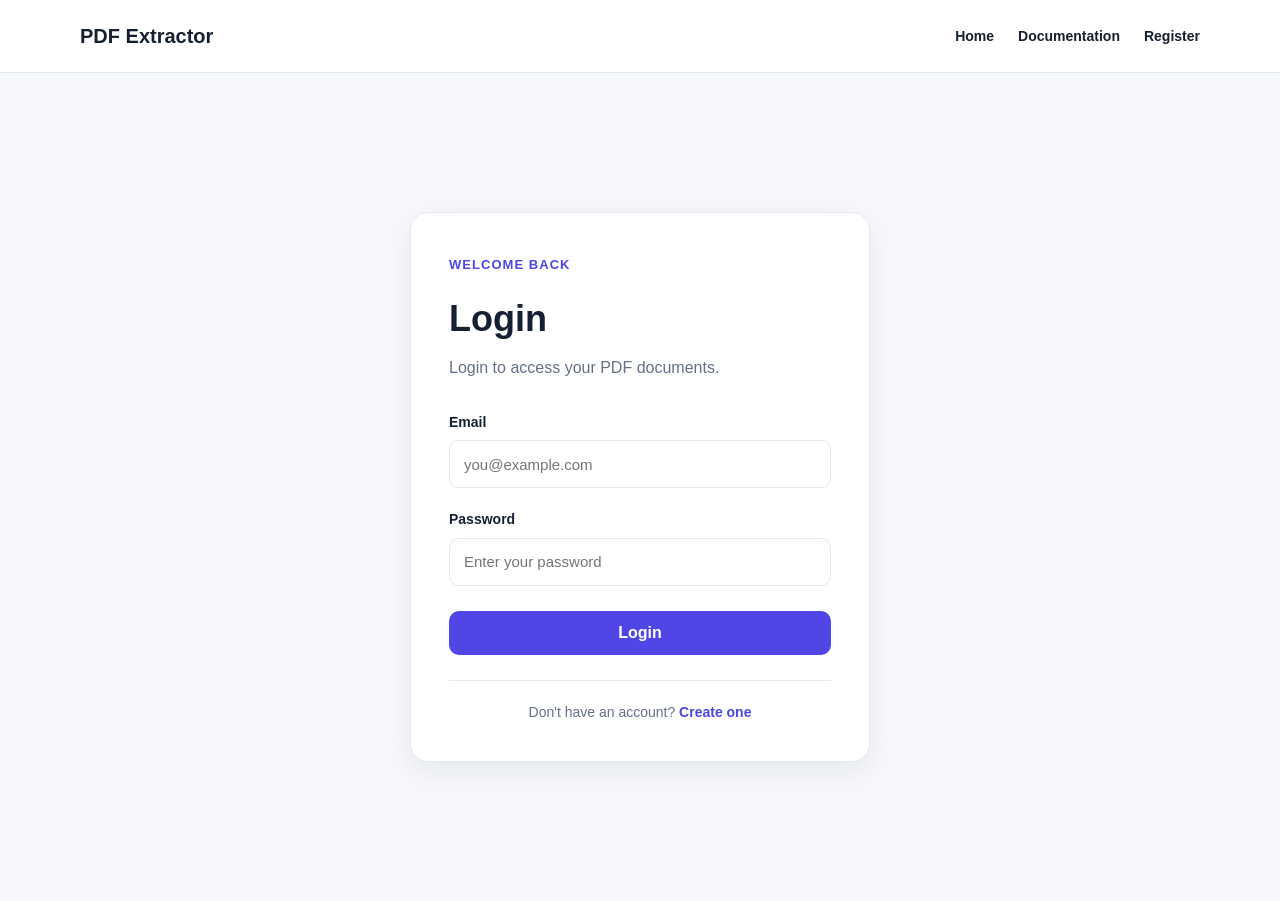
<file: frontend/index.html>
<!DOCTYPE html>
<html lang="en">

<head>

    <meta charset="UTF-8">

    <meta
        name="viewport"
        content="width=device-width, initial-scale=1.0"
    >

    <title>Login - PDF Extractor</title>

    <link
        rel="stylesheet"
        href="./css/style.css"
    >

    <link
        rel="stylesheet"
        href="./css/auth.css"
    >

</head>

<body>

<header class="header">

    <div class="container header-content">

        <a
            href="./index.html"
            class="logo"
        >
            PDF Extractor
        </a>

        <nav class="nav">

            <a href="./index.html">
                Home
            </a>

            <a href="./documentation.html">
                Documentation
            </a>

            <a href="./register.html">
                Register
            </a>

        </nav>

    </div>

</header>


<main class="auth-page">

    <div class="auth-container">

        <div class="auth-card">

            <div class="auth-header">

                <span class="section-label">
                    Welcome back
                </span>

                <h1>
                    Login
                </h1>

                <p>
                    Login to access your PDF documents.
                </p>

            </div>


            <form id="login-form">

                <div class="form-group">

                    <label for="email">
                        Email
                    </label>

                    <input
                        id="email"
                        type="email"
                        placeholder="you@example.com"
                        required
                    >

                </div>


                <div class="form-group">

                    <label for="password">
                        Password
                    </label>

                    <input
                        id="password"
                        type="password"
                        placeholder="Enter your password"
                        required
                    >

                </div>


                <div
                    id="login-error"
                    class="form-error hidden"
                ></div>


                <button
                    type="submit"
                    class="button full-button"
                    id="login-button"
                >
                    Login
                </button>

            </form>


            <div class="auth-footer">

                <p>
                    Don't have an account?
                    <a href="./register.html">
                        Create one
                    </a>
                </p>

            </div>

        </div>

    </div>

</main>


<script src="./js/config.js"></script>
<script src="./js/api.js"></script>
<script src="./js/auth.js"></script>
<script src="./js/login.js"></script>

</body>

</html>
</file>
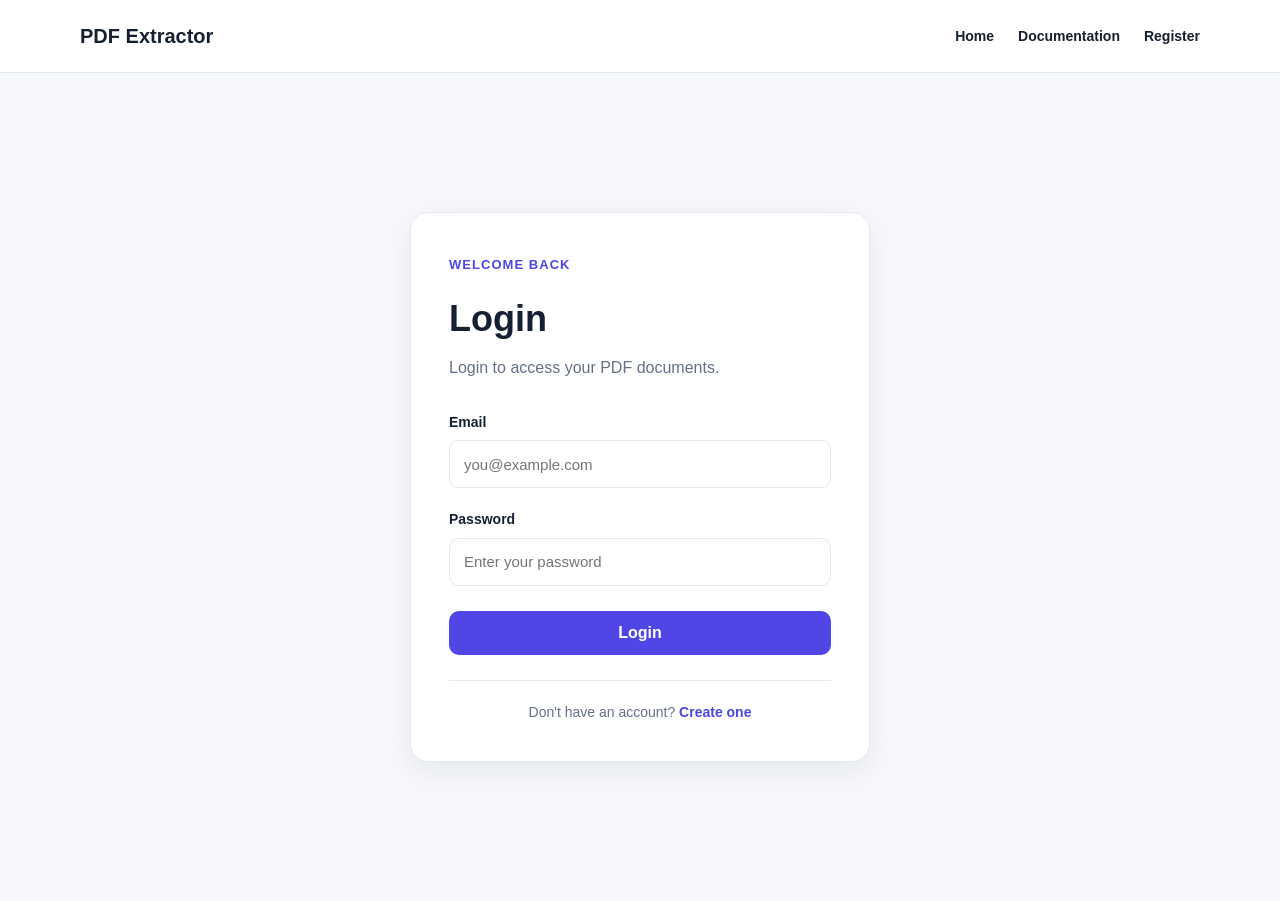
<file: frontend/dashboard.html>
<!DOCTYPE html>
<html lang="en">

<head>

    <meta charset="UTF-8">

    <meta
        name="viewport"
        content="width=device-width, initial-scale=1.0"
    >

    <title>Dashboard - PDF Extractor</title>

    <link
        rel="stylesheet"
        href="./css/style.css"
    >

    <link
        rel="stylesheet"
        href="./css/dashboard.css"
    >

</head>


<body>


<header class="header">

    <div class="container header-content">

        <a
            href="./dashboard.html"
            class="logo"
        >
            PDF Extractor
        </a>


        <nav class="nav">

            <a href="./dashboard.html">
                Dashboard
            </a>

            <a href="./documents.html">
                Documentation
            </a>

            <button
                class="nav-logout"
                onclick="logout()"
            >
                Logout
            </button>

        </nav>

    </div>

</header>



<main>


<section class="dashboard-section">

    <div class="container">


        <!-- Dashboard Header -->

        <div class="dashboard-header">

            <div>

                <span class="section-label">
                    Dashboard
                </span>

                <h1 id="welcome-message">
                    Welcome
                </h1>

                <p>
                    Upload and manage your
                    extracted PDF documents.
                </p>

            </div>

        </div>



        <!-- Stats -->

        <div class="stats-grid">


            <div class="stat-card">

                <span>
                    Documents
                </span>

                <strong id="document-count">
                    0
                </strong>

            </div>


            <div class="stat-card">

                <span>
                    Total Pages
                </span>

                <strong id="page-count">
                    0
                </strong>

            </div>


            <div class="stat-card">

                <span>
                    Account
                </span>

                <strong>
                    Active
                </strong>

            </div>


        </div>



        <!-- Upload -->

        <div class="card upload-card">


            <div class="section-label">
                PDF Extraction
            </div>


            <h2>
                Upload PDF
            </h2>


            <p class="description">
                Upload a readable PDF up to 5 MB.
                Extracted data will be saved to
                your account.
            </p>



            <div
                id="drop-zone"
                class="upload-box"
            >


                <div class="upload-icon">
                    ↑
                </div>


                <h3>
                    Upload your PDF
                </h3>


                <p>
                    Drag and drop your PDF here
                    or choose a file.
                </p>


                <label
                    for="file-input"
                    class="button"
                >
                    Choose PDF
                </label>


                <input
                    id="file-input"
                    type="file"
                    accept=".pdf,application/pdf"
                    hidden
                >


                <small>
                    Maximum size: 5 MB
                </small>


            </div>



            <!-- Selected File -->

            <div
                id="file-info"
                class="file-info hidden"
            >

                <div>

                    <strong id="file-name">
                        document.pdf
                    </strong>

                    <span id="file-size">
                        0 MB
                    </span>

                </div>


                <button
                    id="remove-file"
                    class="remove-button"
                >
                    Remove
                </button>

            </div>



            <!-- Extract Button -->

            <button
                id="extract-button"
                class="button extract-button hidden"
            >
                Extract PDF
            </button>



            <!-- Loading -->

            <div
                id="loading"
                class="loading hidden"
            >

                <div class="spinner"></div>

                <p>
                    Processing PDF...
                </p>

            </div>



            <!-- Error -->

            <div
                id="error-box"
                class="error hidden"
            ></div>



            <!-- Success -->

            <div
                id="success-box"
                class="success hidden"
            ></div>


        </div>



        <!-- Recent Documents -->

        <div class="card">


            <div class="result-header">

                <div>

                    <span class="section-label">
                        History
                    </span>

                    <h2>
                        Recent Documents
                    </h2>

                </div>

            </div>



            <div
                id="recent-documents"
                class="document-list"
            >

                <p class="muted">
                    Loading documents...
                </p>

            </div>


        </div>


    </div>

</section>


</main>



<script src="./js/config.js"></script>

<script src="./js/api.js"></script>

<script src="./js/auth.js"></script>

<script src="./js/dashboard.js"></script>


</body>

</html>
</file>
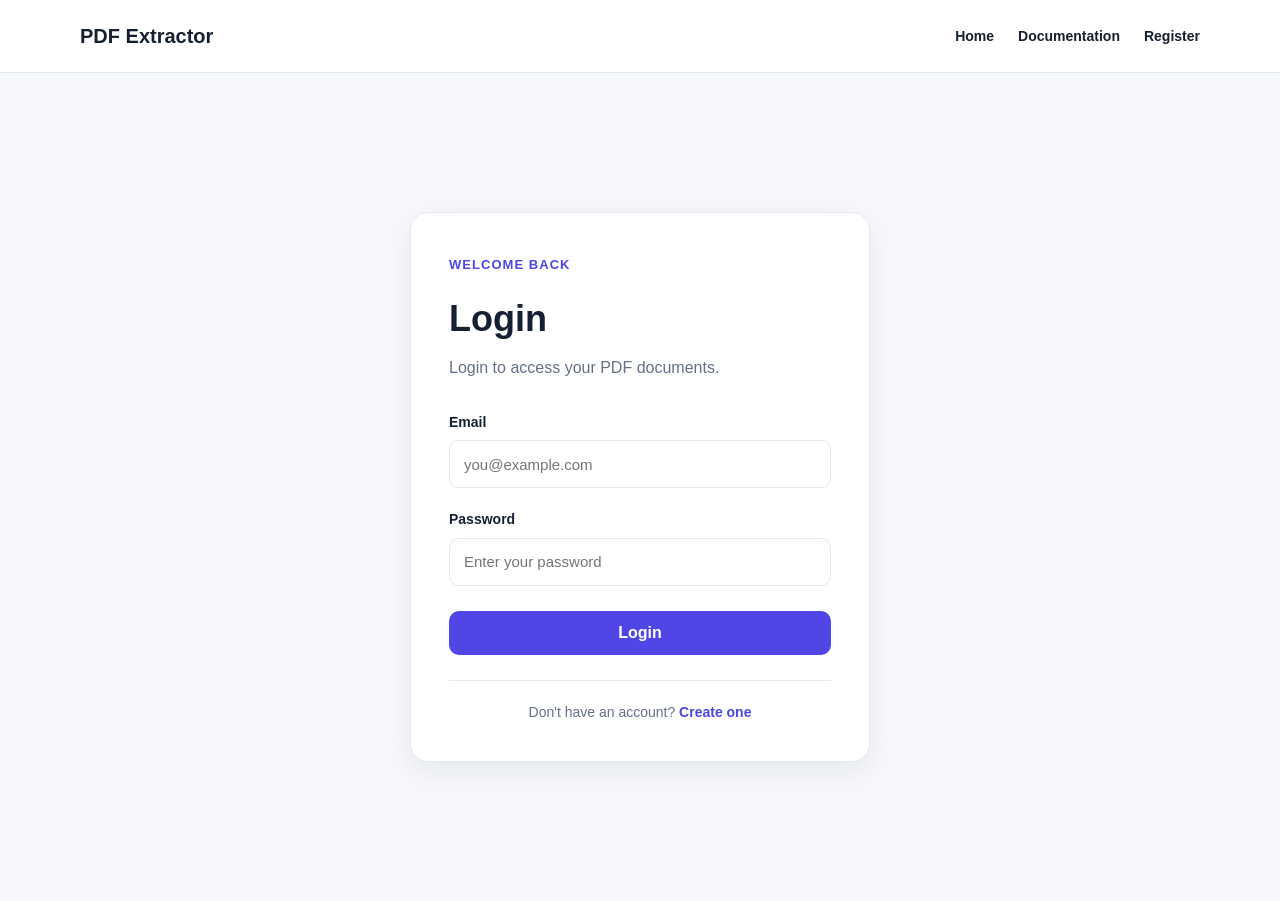
<file: frontend/document.html>
<!DOCTYPE html>
<html lang="en">

<head>

    <meta charset="UTF-8">

    <meta
        name="viewport"
        content="width=device-width, initial-scale=1.0"
    >

    <title>Document - PDF Extractor</title>

    <link
        rel="stylesheet"
        href="./css/style.css"
    >

</head>

<body>

<header class="header">

    <div class="container header-content">

        <a
            href="./dashboard.html"
            class="logo"
        >
            PDF Extractor
        </a>

        <nav class="nav">

            <a href="./dashboard.html">
                Dashboard
            </a>

            <a href="./documents.html">
                Documents
            </a>

            <a href="./documentation.html">
                Documentation
            </a>

        </nav>

    </div>

</header>


<main>

    <section class="section">

        <div class="container">

            <div class="card">

                <a
                    href="./dashboard.html"
                    class="back-link"
                >
                    ← Back to Dashboard
                </a>

                <div id="loading">
                    Loading document...
                </div>

                <div
                    id="error"
                    class="error hidden"
                ></div>

                <div
                    id="document-content"
                    class="hidden"
                >

                    <h1 id="document-name">
                        Document
                    </h1>

                    <div id="document-meta"></div>

                    <hr>

                    <h2>
                        Extracted Data
                    </h2>

                    <div id="pages-container"></div>

                </div>

            </div>

        </div>

    </section>

</main>


<script src="./js/config.js"></script>
<script src="./js/api.js"></script>
<script src="./js/auth.js"></script>
<script src="./js/document.js"></script>

</body>

</html>
</file>
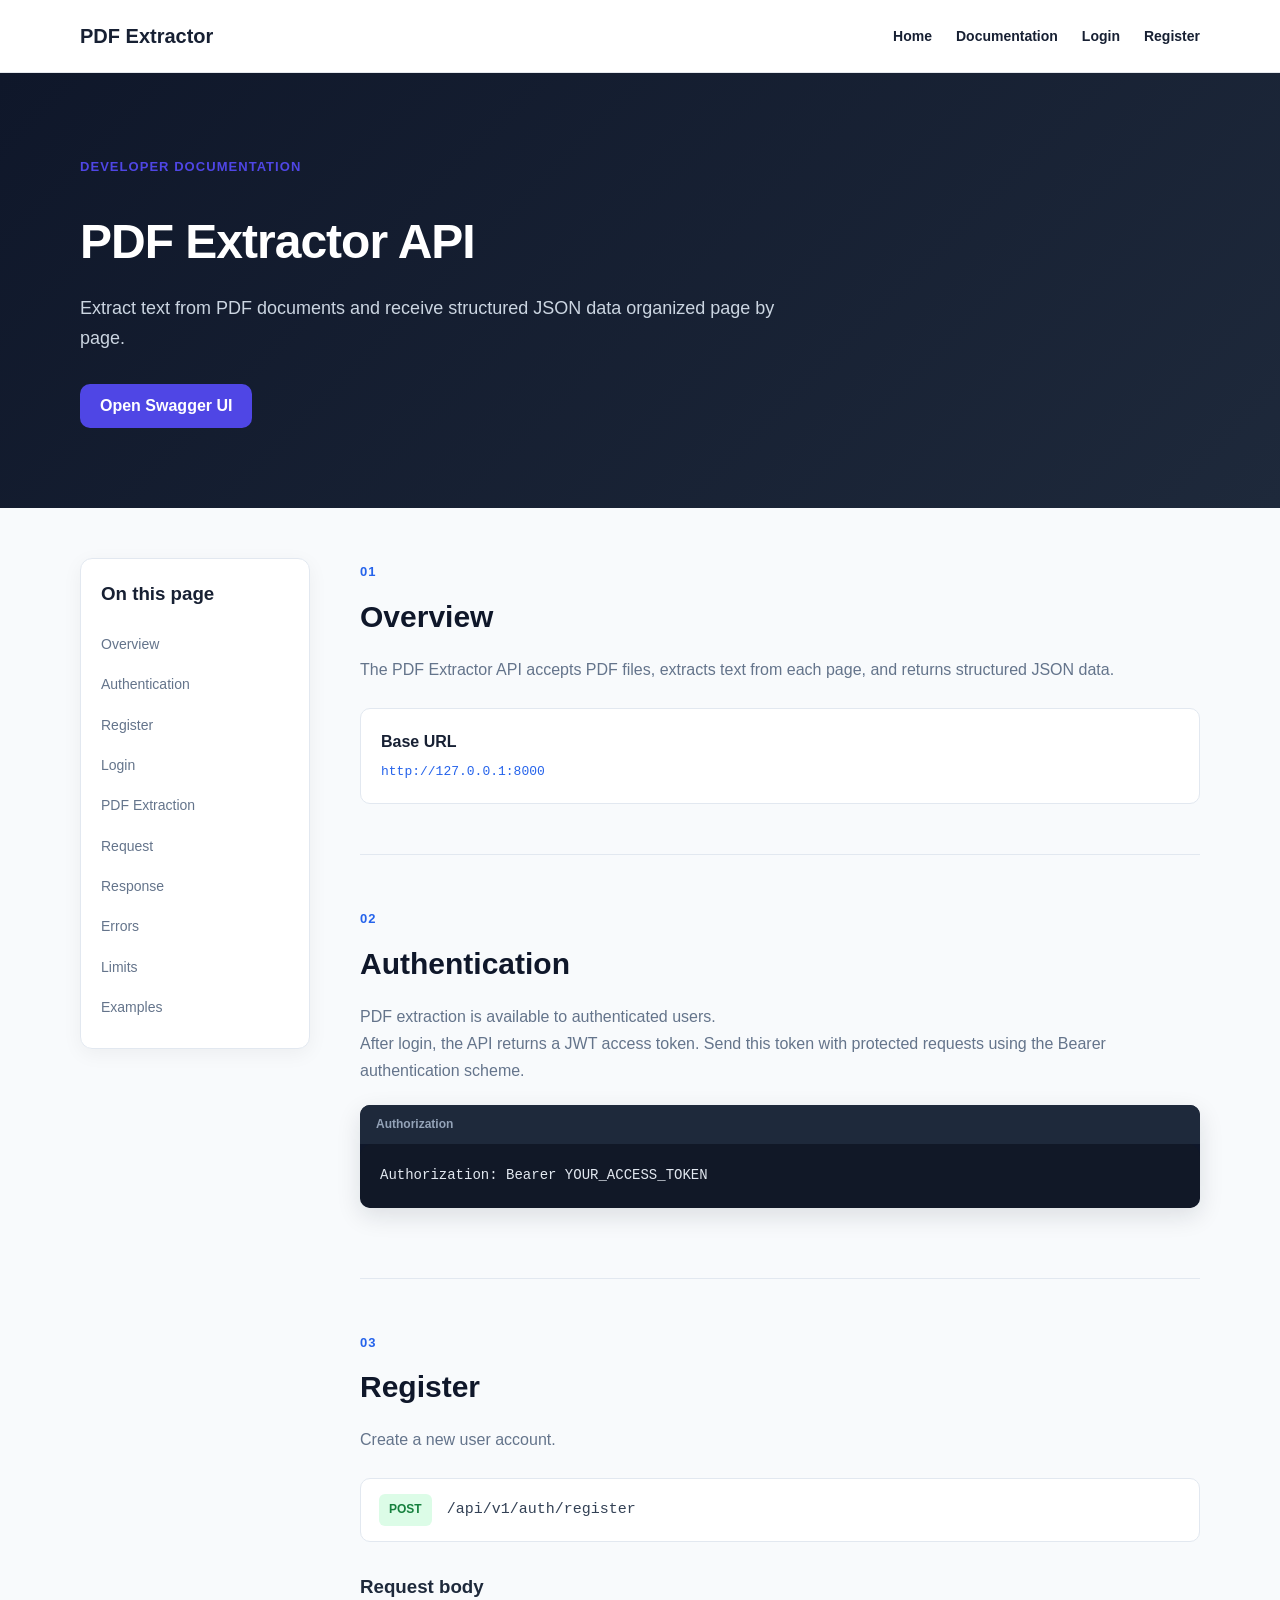
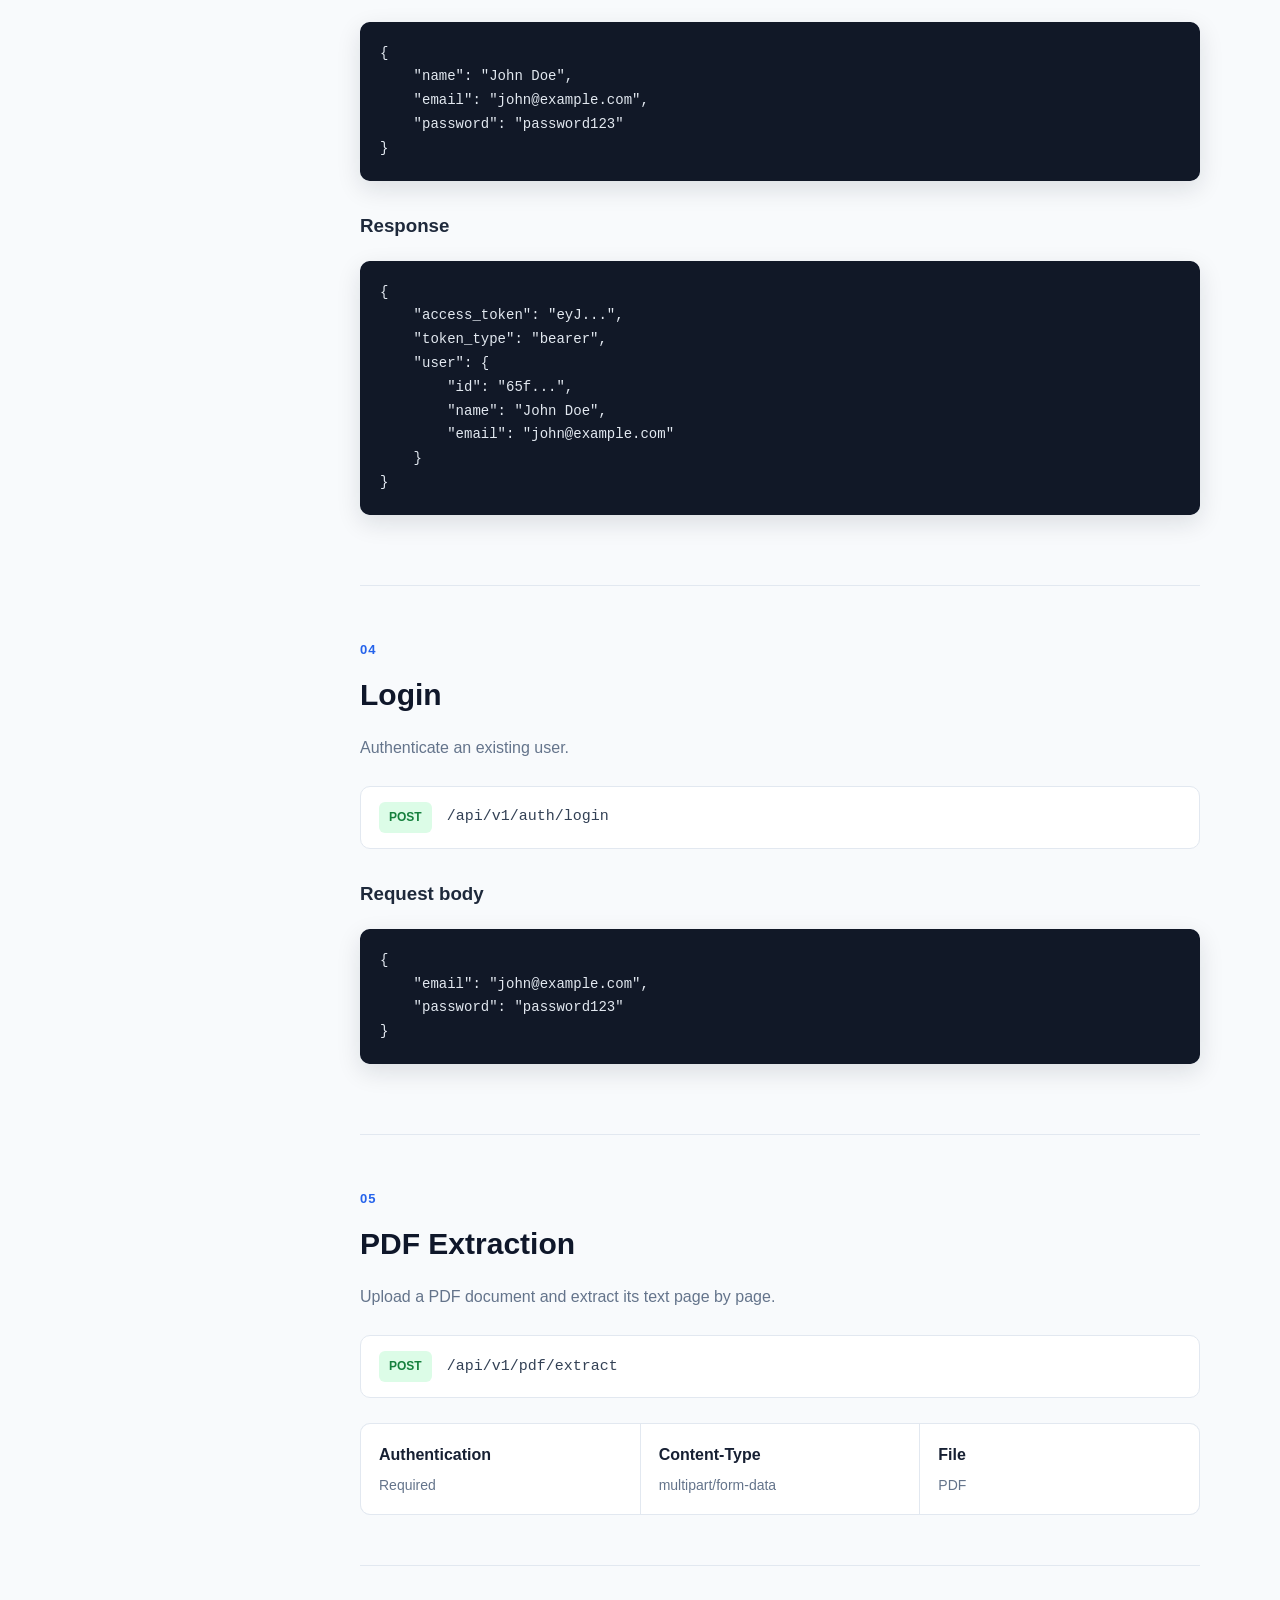
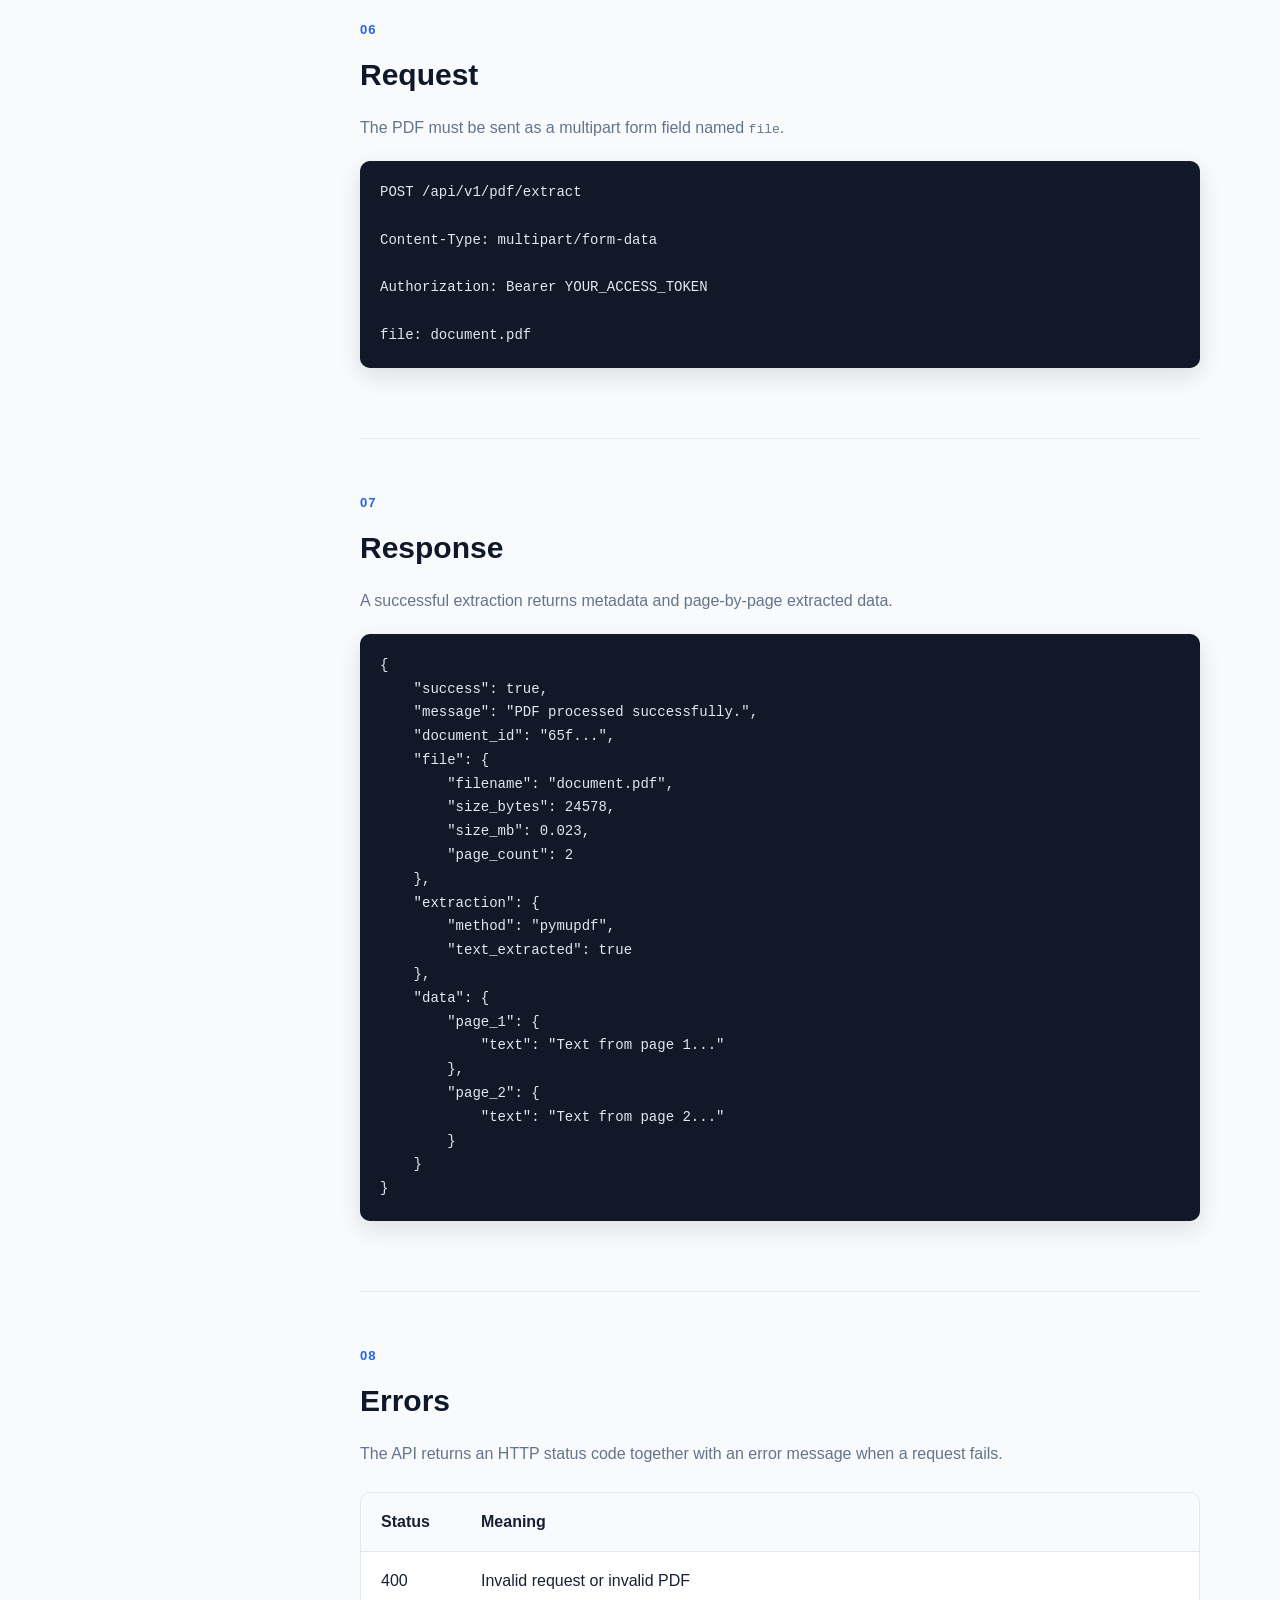
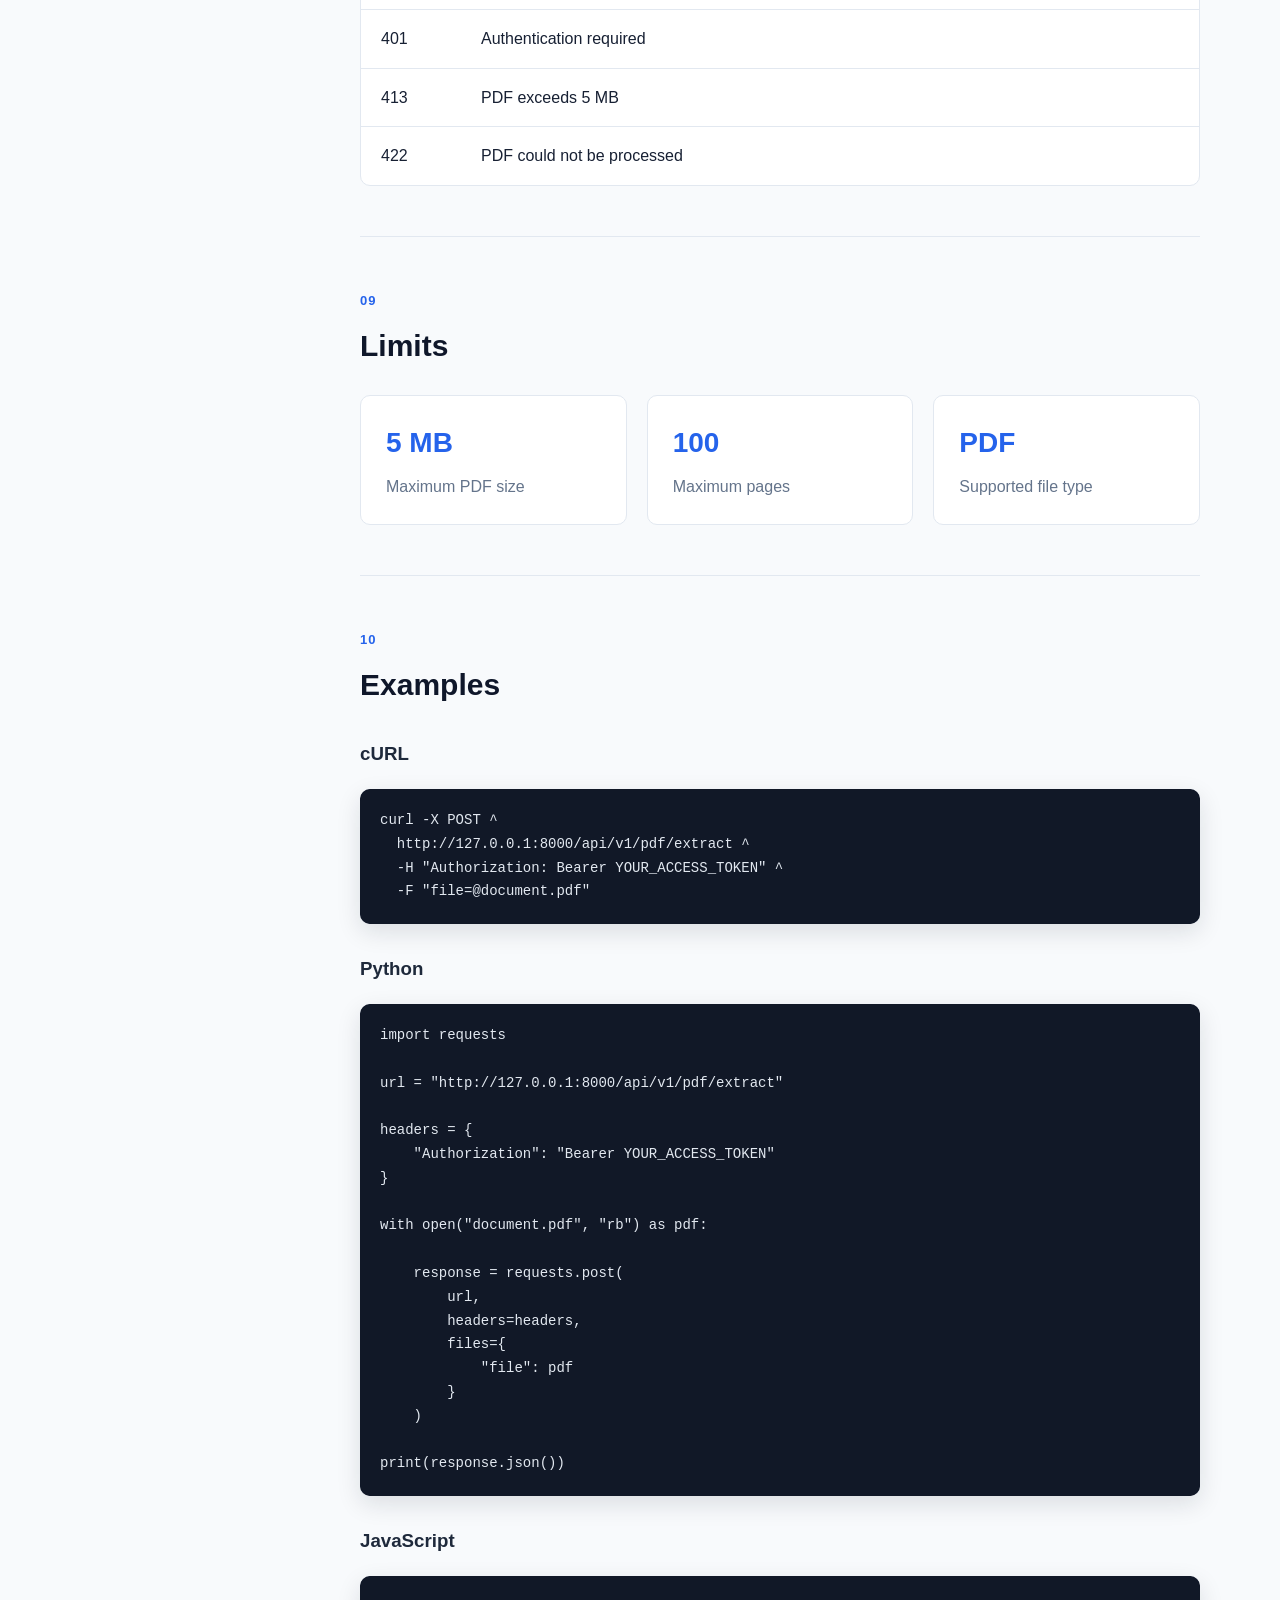
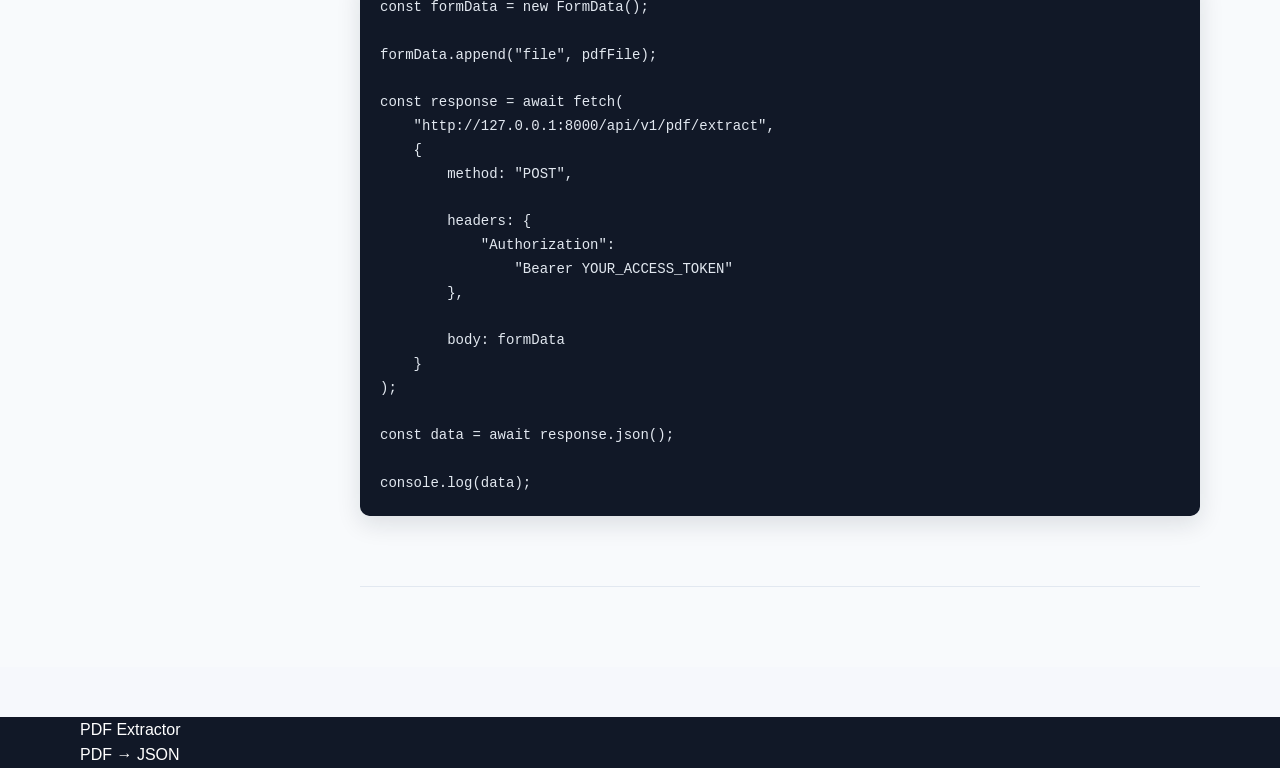
<file: frontend/documents.html>
<!DOCTYPE html>
<html lang="en">

<head>

    <meta charset="UTF-8">

    <meta
        name="viewport"
        content="width=device-width, initial-scale=1.0"
    >

    <title>API Documentation - PDF Extractor</title>

    <link
        rel="stylesheet"
        href="./css/style.css"
    >

</head>


<body>


<header class="header">

    <div class="container header-content">

        <a
            href="./index.html"
            class="logo"
        >
            PDF Extractor
        </a>


        <nav class="nav">

            <a href="./index.html">
                Home
            </a>

            <a href="./documentation.html">
                Documentation
            </a>

            <a href="./login.html">
                Login
            </a>

            <a href="./register.html">
                Register
            </a>

        </nav>

    </div>

</header>



<main class="documentation-page">


    <!-- Documentation Hero -->

    <section class="documentation-hero">

        <div class="container">

            <span class="section-label">
                Developer Documentation
            </span>

            <h1>
                PDF Extractor API
            </h1>

            <p>
                Extract text from PDF documents and receive
                structured JSON data organized page by page.
            </p>

            <div class="documentation-actions">

                <a
                    href="http://127.0.0.1:8000/docs"
                    target="_blank"
                    class="button"
                >
                    Open Swagger UI
                </a>

            </div>

        </div>

    </section>



    <div class="container documentation-layout">


        <!-- Sidebar -->

        <aside class="documentation-sidebar">

            <div class="docs-sidebar-card">

                <h3>
                    On this page
                </h3>

                <a href="#overview">
                    Overview
                </a>

                <a href="#authentication">
                    Authentication
                </a>

                <a href="#register">
                    Register
                </a>

                <a href="#login">
                    Login
                </a>

                <a href="#extract">
                    PDF Extraction
                </a>

                <a href="#request">
                    Request
                </a>

                <a href="#response">
                    Response
                </a>

                <a href="#errors">
                    Errors
                </a>

                <a href="#limits">
                    Limits
                </a>

                <a href="#examples">
                    Examples
                </a>

            </div>

        </aside>



        <!-- Main Documentation -->

        <article class="documentation-content">


            <!-- Overview -->

            <section
                id="overview"
                class="docs-section"
            >

                <span class="docs-number">
                    01
                </span>

                <h2>
                    Overview
                </h2>

                <p>
                    The PDF Extractor API accepts PDF files,
                    extracts text from each page, and returns
                    structured JSON data.
                </p>

                <div class="info-card">

                    <strong>
                        Base URL
                    </strong>

                    <code>
                        http://127.0.0.1:8000
                    </code>

                </div>

            </section>



            <!-- Authentication -->

            <section
                id="authentication"
                class="docs-section"
            >

                <span class="docs-number">
                    02
                </span>

                <h2>
                    Authentication
                </h2>

                <p>
                    PDF extraction is available to authenticated
                    users.
                </p>

                <p>
                    After login, the API returns a JWT access
                    token. Send this token with protected
                    requests using the Bearer authentication
                    scheme.
                </p>

                <div class="code-block">

                    <div class="code-header">
                        Authorization
                    </div>

                    <pre><code>Authorization: Bearer YOUR_ACCESS_TOKEN</code></pre>

                </div>

            </section>



            <!-- Register -->

            <section
                id="register"
                class="docs-section"
            >

                <span class="docs-number">
                    03
                </span>

                <h2>
                    Register
                </h2>

                <p>
                    Create a new user account.
                </p>


                <div class="endpoint-card">

                    <div class="method post">
                        POST
                    </div>

                    <code>
                        /api/v1/auth/register
                    </code>

                </div>


                <h3>
                    Request body
                </h3>


                <div class="code-block">

                    <pre><code>{
    "name": "John Doe",
    "email": "john@example.com",
    "password": "password123"
}</code></pre>

                </div>


                <h3>
                    Response
                </h3>


                <div class="code-block">

                    <pre><code>{
    "access_token": "eyJ...",
    "token_type": "bearer",
    "user": {
        "id": "65f...",
        "name": "John Doe",
        "email": "john@example.com"
    }
}</code></pre>

                </div>

            </section>



            <!-- Login -->

            <section
                id="login"
                class="docs-section"
            >

                <span class="docs-number">
                    04
                </span>

                <h2>
                    Login
                </h2>

                <p>
                    Authenticate an existing user.
                </p>


                <div class="endpoint-card">

                    <div class="method post">
                        POST
                    </div>

                    <code>
                        /api/v1/auth/login
                    </code>

                </div>


                <h3>
                    Request body
                </h3>


                <div class="code-block">

                    <pre><code>{
    "email": "john@example.com",
    "password": "password123"
}</code></pre>

                </div>

            </section>



            <!-- PDF Extraction -->

            <section
                id="extract"
                class="docs-section"
            >

                <span class="docs-number">
                    05
                </span>

                <h2>
                    PDF Extraction
                </h2>

                <p>
                    Upload a PDF document and extract its text
                    page by page.
                </p>


                <div class="endpoint-card">

                    <div class="method post">
                        POST
                    </div>

                    <code>
                        /api/v1/pdf/extract
                    </code>

                </div>


                <div class="requirement-card">

                    <div>
                        <strong>
                            Authentication
                        </strong>

                        <span>
                            Required
                        </span>
                    </div>

                    <div>
                        <strong>
                            Content-Type
                        </strong>

                        <span>
                            multipart/form-data
                        </span>
                    </div>

                    <div>
                        <strong>
                            File
                        </strong>

                        <span>
                            PDF
                        </span>
                    </div>

                </div>

            </section>



            <!-- Request -->

            <section
                id="request"
                class="docs-section"
            >

                <span class="docs-number">
                    06
                </span>

                <h2>
                    Request
                </h2>

                <p>
                    The PDF must be sent as a multipart form
                    field named
                    <code>file</code>.
                </p>


                <div class="code-block">

                    <pre><code>POST /api/v1/pdf/extract

Content-Type: multipart/form-data

Authorization: Bearer YOUR_ACCESS_TOKEN

file: document.pdf</code></pre>

                </div>

            </section>



            <!-- Response -->

            <section
                id="response"
                class="docs-section"
            >

                <span class="docs-number">
                    07
                </span>

                <h2>
                    Response
                </h2>

                <p>
                    A successful extraction returns metadata
                    and page-by-page extracted data.
                </p>


                <div class="code-block">

                    <pre><code>{
    "success": true,
    "message": "PDF processed successfully.",
    "document_id": "65f...",
    "file": {
        "filename": "document.pdf",
        "size_bytes": 24578,
        "size_mb": 0.023,
        "page_count": 2
    },
    "extraction": {
        "method": "pymupdf",
        "text_extracted": true
    },
    "data": {
        "page_1": {
            "text": "Text from page 1..."
        },
        "page_2": {
            "text": "Text from page 2..."
        }
    }
}</code></pre>

                </div>

            </section>



            <!-- Errors -->

            <section
                id="errors"
                class="docs-section"
            >

                <span class="docs-number">
                    08
                </span>

                <h2>
                    Errors
                </h2>

                <p>
                    The API returns an HTTP status code together
                    with an error message when a request fails.
                </p>


                <div class="error-table">

                    <div class="error-row error-header">

                        <span>
                            Status
                        </span>

                        <span>
                            Meaning
                        </span>

                    </div>


                    <div class="error-row">

                        <span>
                            400
                        </span>

                        <span>
                            Invalid request or invalid PDF
                        </span>

                    </div>


                    <div class="error-row">

                        <span>
                            401
                        </span>

                        <span>
                            Authentication required
                        </span>

                    </div>


                    <div class="error-row">

                        <span>
                            413
                        </span>

                        <span>
                            PDF exceeds 5 MB
                        </span>

                    </div>


                    <div class="error-row">

                        <span>
                            422
                        </span>

                        <span>
                            PDF could not be processed
                        </span>

                    </div>

                </div>

            </section>



            <!-- Limits -->

            <section
                id="limits"
                class="docs-section"
            >

                <span class="docs-number">
                    09
                </span>

                <h2>
                    Limits
                </h2>


                <div class="limits-grid">

                    <div class="limit-card">

                        <strong>
                            5 MB
                        </strong>

                        <span>
                            Maximum PDF size
                        </span>

                    </div>


                    <div class="limit-card">

                        <strong>
                            100
                        </strong>

                        <span>
                            Maximum pages
                        </span>

                    </div>


                    <div class="limit-card">

                        <strong>
                            PDF
                        </strong>

                        <span>
                            Supported file type
                        </span>

                    </div>

                </div>

            </section>



            <!-- Examples -->

            <section
                id="examples"
                class="docs-section"
            >

                <span class="docs-number">
                    10
                </span>

                <h2>
                    Examples
                </h2>


                <h3>
                    cURL
                </h3>

                <div class="code-block">

                    <pre><code>curl -X POST ^
  http://127.0.0.1:8000/api/v1/pdf/extract ^
  -H "Authorization: Bearer YOUR_ACCESS_TOKEN" ^
  -F "file=@document.pdf"</code></pre>

                </div>


                <h3>
                    Python
                </h3>

                <div class="code-block">

                    <pre><code>import requests

url = "http://127.0.0.1:8000/api/v1/pdf/extract"

headers = {
    "Authorization": "Bearer YOUR_ACCESS_TOKEN"
}

with open("document.pdf", "rb") as pdf:

    response = requests.post(
        url,
        headers=headers,
        files={
            "file": pdf
        }
    )

print(response.json())</code></pre>

                </div>


                <h3>
                    JavaScript
                </h3>

                <div class="code-block">

                    <pre><code>const formData = new FormData();

formData.append("file", pdfFile);

const response = await fetch(
    "http://127.0.0.1:8000/api/v1/pdf/extract",
    {
        method: "POST",

        headers: {
            "Authorization":
                "Bearer YOUR_ACCESS_TOKEN"
        },

        body: formData
    }
);

const data = await response.json();

console.log(data);</code></pre>

                </div>

            </section>



        </article>

    </div>

</main>



<footer>

    <div class="container">

        <p>
            PDF Extractor
        </p>

        <p>
            PDF → JSON
        </p>

    </div>

</footer>


</body>

</html>
</file>
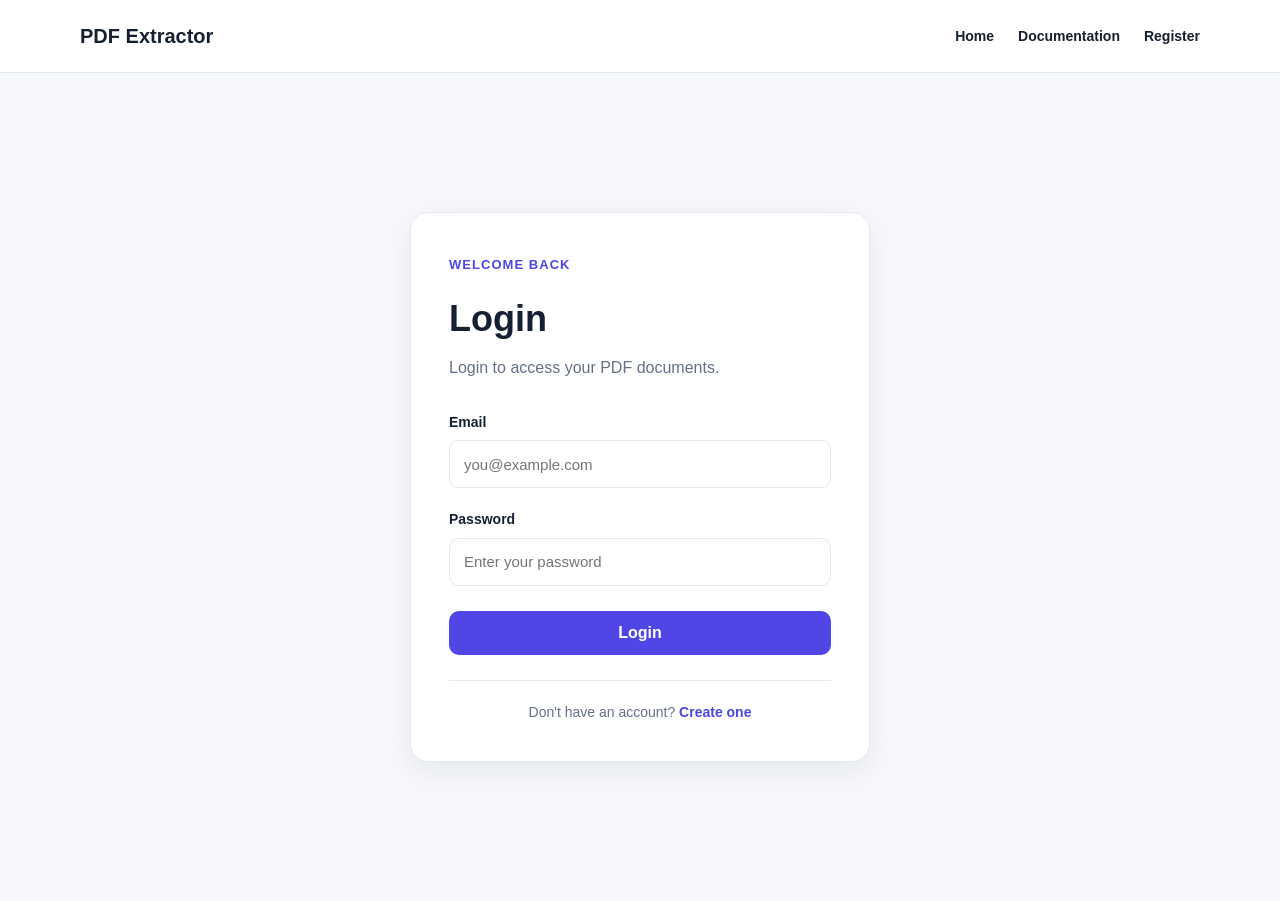
<file: frontend/login.html>
<!DOCTYPE html>
<html lang="en">

<head>
    <meta charset="UTF-8">

    <meta
        name="viewport"
        content="width=device-width, initial-scale=1.0"
    >

    <title>Login - PDF Extractor</title>

    <link
        rel="stylesheet"
        href="./css/style.css"
    >

    <link
        rel="stylesheet"
        href="./css/auth.css"
    >
</head>

<body>

<header class="header">

    <div class="container header-content">

        <a
            href="./index.html"
            class="logo"
        >
            PDF Extractor
        </a>

        <nav class="nav">

            <a href="./index.html">
                Home
            </a>

            <a href="./documentation.html">
                Documentation
            </a>

            <a href="./register.html">
                Register
            </a>

        </nav>

    </div>

</header>


<main class="auth-page">

    <div class="auth-container">

        <div class="auth-card">

            <div class="auth-header">

                <span class="section-label">
                    Welcome back
                </span>

                <h1>
                    Login
                </h1>

                <p>
                    Login to access your PDF documents.
                </p>

            </div>


            <form id="login-form">

                <div class="form-group">

                    <label for="email">
                        Email
                    </label>

                    <input
                        id="email"
                        name="email"
                        type="email"
                        placeholder="you@example.com"
                        autocomplete="email"
                        required
                    >

                </div>


                <div class="form-group">

                    <label for="password">
                        Password
                    </label>

                    <input
                        id="password"
                        name="password"
                        type="password"
                        placeholder="Enter your password"
                        autocomplete="current-password"
                        required
                    >

                </div>


                <div
                    id="login-error"
                    class="form-error hidden"
                ></div>


                <button
                    type="submit"
                    class="button full-button"
                    id="login-button"
                >
                    Login
                </button>

            </form>


            <div class="auth-footer">

                <p>
                    Don't have an account?

                    <a href="./register.html">
                        Create one
                    </a>
                </p>

            </div>

        </div>

    </div>

</main>


<script src="./js/config.js"></script>
<script src="./js/api.js"></script>
<script src="./js/auth.js"></script>
<script src="./js/login.js"></script>

</body>

</html>
</file>
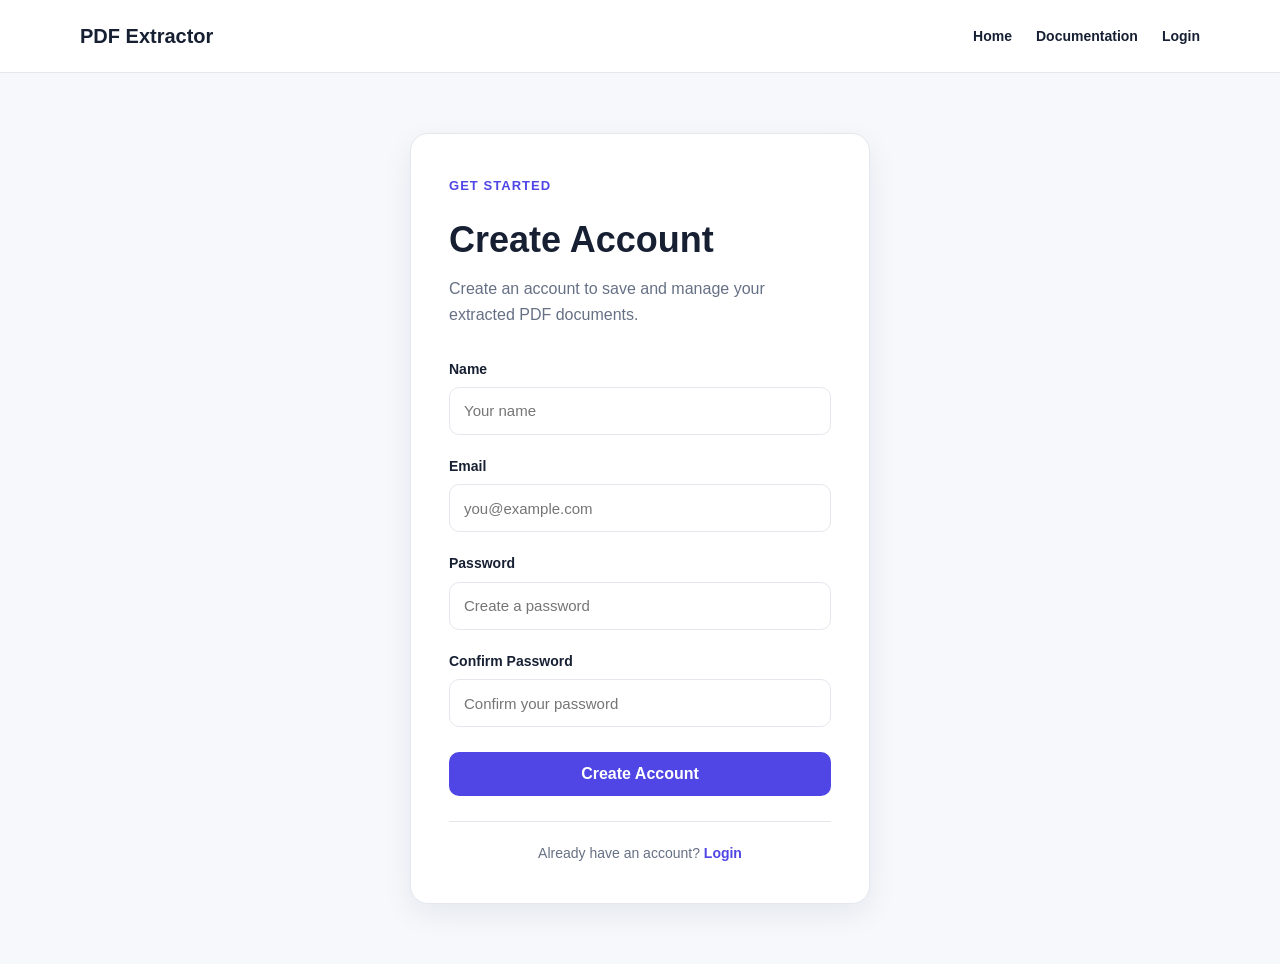
<file: frontend/register.html>
<!DOCTYPE html>
<html lang="en">

<head>

    <meta charset="UTF-8">

    <meta
        name="viewport"
        content="width=device-width, initial-scale=1.0"
    >

    <title>Register - PDF Extractor</title>

    <link
        rel="stylesheet"
        href="./css/style.css"
    >

    <link
        rel="stylesheet"
        href="./css/auth.css"
    >

</head>


<body>


<header class="header">

    <div class="container header-content">

        <a
            href="./index.html"
            class="logo"
        >
            PDF Extractor
        </a>


        <nav class="nav">

            <a href="./index.html">
                Home
            </a>

            <a href="./documentation.html">
                Documentation
            </a>

            <a href="./login.html">
                Login
            </a>

        </nav>

    </div>

</header>



<main class="auth-page">

    <div class="auth-container">

        <div class="auth-card">


            <!-- Header -->

            <div class="auth-header">

                <span class="section-label">
                    Get started
                </span>

                <h1>
                    Create Account
                </h1>

                <p>
                    Create an account to save and manage
                    your extracted PDF documents.
                </p>

            </div>



            <!-- Register Form -->

            <form id="register-form">


                <!-- Name -->

                <div class="form-group">

                    <label for="name">
                        Name
                    </label>

                    <input
                        id="name"
                        type="text"
                        placeholder="Your name"
                        autocomplete="name"
                        required
                    >

                </div>



                <!-- Email -->

                <div class="form-group">

                    <label for="email">
                        Email
                    </label>

                    <input
                        id="email"
                        type="email"
                        placeholder="you@example.com"
                        autocomplete="email"
                        required
                    >

                </div>



                <!-- Password -->

                <div class="form-group">

                    <label for="password">
                        Password
                    </label>

                    <input
                        id="password"
                        type="password"
                        placeholder="Create a password"
                        autocomplete="new-password"
                        minlength="8"
                        required
                    >

                </div>



                <!-- Confirm Password -->

                <div class="form-group">

                    <label for="confirm-password">
                        Confirm Password
                    </label>

                    <input
                        id="confirm-password"
                        type="password"
                        placeholder="Confirm your password"
                        autocomplete="new-password"
                        minlength="8"
                        required
                    >

                </div>



                <!-- Error -->

                <div
                    id="register-error"
                    class="form-error hidden"
                ></div>



                <!-- Success -->

                <div
                    id="register-success"
                    class="form-success hidden"
                ></div>



                <!-- Button -->

                <button
                    type="submit"
                    class="button full-button"
                    id="register-button"
                >
                    Create Account
                </button>


            </form>



            <!-- Footer -->

            <div class="auth-footer">

                <p>

                    Already have an account?

                    <a href="./index.html">
                        Login
                    </a>

                </p>

            </div>


        </div>

    </div>

</main>



<script src="./js/config.js"></script>

<script src="./js/api.js"></script>

<script src="./js/auth.js"></script>

<script src="./js/register.js"></script>


</body>

</html>
</file>
<file: frontend/css/style.css>
* {
    box-sizing: border-box;
    margin: 0;
    padding: 0;
}

:root {
    --bg: #f6f8fc;
    --surface: #ffffff;
    --text: #172033;
    --muted: #667085;
    --border: #e4e7ec;
    --primary: #4f46e5;
    --primary-dark: #4338ca;
    --danger: #dc2626;
    --success: #15803d;
    --shadow: 0 10px 30px rgba(15, 23, 42, 0.07);
}

body {
    font-family:
        Inter,
        Arial,
        Helvetica,
        sans-serif;

    background: var(--bg);
    color: var(--text);
    line-height: 1.6;
}

a {
    color: inherit;
    text-decoration: none;
}

button,
input {
    font: inherit;
}

.container {
    width: min(
        1120px,
        calc(100% - 40px)
    );

    margin: 0 auto;
}

.hidden {
    display: none !important;
}


/* Header */

.header {
    background: rgba(
        255,
        255,
        255,
        0.95
    );

    border-bottom:
        1px solid var(--border);

    position: sticky;
    top: 0;
    z-index: 100;
}

.header-content {
    min-height: 72px;

    display: flex;
    align-items: center;
    justify-content: space-between;

    gap: 30px;
}

.logo {
    font-size: 20px;
    font-weight: 800;
}

.nav {
    display: flex;
    align-items: center;
    gap: 24px;

    font-size: 14px;
    font-weight: 600;
}

.nav a:hover {
    color: var(--primary);
}

.nav-logout {
    background: transparent;
    border: none;

    cursor: pointer;

    color: var(--text);
    font-weight: 600;
}

.nav-logout:hover {
    color: var(--danger);
}


/* Buttons */

.button {
    display: inline-flex;

    align-items: center;
    justify-content: center;

    min-height: 44px;

    padding:
        0 20px;

    border: none;
    border-radius: 10px;

    background: var(--primary);
    color: white;

    font-weight: 700;

    cursor: pointer;

    transition:
        background 0.2s,
        transform 0.2s;
}

.button:hover {
    background: var(--primary-dark);

    transform: translateY(-1px);
}

.button:disabled {
    opacity: 0.6;
    cursor: not-allowed;

    transform: none;
}

.small-button {
    min-height: 36px;
    padding: 0 14px;
    font-size: 13px;
}

.secondary-button {
    background: white;
    color: var(--primary);

    border:
        1px solid var(--border);
}

.secondary-button:hover {
    background: #f8f7ff;
}

.danger-button {
    background: var(--danger);
}

.danger-button:hover {
    background: #b91c1c;
}


/* Hero */

.hero {
    padding:
        110px 0 90px;

    background:
        radial-gradient(
            circle at top right,
            #e0e7ff,
            transparent 40%
        );
}

.hero-content {
    max-width: 760px;
}

.hero-badge,
.section-label {
    display: inline-block;

    margin-bottom: 14px;

    color: var(--primary);

    font-size: 13px;
    font-weight: 800;

    text-transform: uppercase;
    letter-spacing: 0.08em;
}

.hero h1 {
    max-width: 760px;

    font-size:
        clamp(42px, 7vw, 76px);

    line-height: 1.05;

    letter-spacing: -0.04em;

    margin-bottom: 25px;
}

.hero h1 span {
    color: var(--primary);
}

.hero p {
    max-width: 650px;

    color: var(--muted);

    font-size: 19px;
}

.hero-actions {
    display: flex;
    flex-wrap: wrap;

    gap: 12px;

    margin-top: 30px;
}


/* Sections */

.section {
    padding:
        80px 0;
}

.section-heading {
    max-width: 700px;

    margin-bottom: 40px;
}

.section-heading h2 {
    font-size: 38px;
    margin-bottom: 10px;
}

.section-heading p,
.description {
    color: var(--muted);
}


/* Cards */

.card {
    background: var(--surface);

    border:
        1px solid var(--border);

    border-radius: 18px;

    padding: 32px;

    box-shadow: var(--shadow);
}

.card h2 {
    margin-bottom: 10px;

    font-size: 28px;
}

.card h3 {
    margin-top: 25px;
    margin-bottom: 10px;
}


/* Features */

.feature-grid {
    display: grid;

    grid-template-columns:
        repeat(3, 1fr);

    gap: 20px;
}

.feature-card {
    background: white;

    border:
        1px solid var(--border);

    border-radius: 16px;

    padding: 28px;

    box-shadow: var(--shadow);
}

.feature-icon {
    width: 52px;
    height: 52px;

    display: flex;
    align-items: center;
    justify-content: center;

    border-radius: 12px;

    background: #eef2ff;
    color: var(--primary);

    font-size: 12px;
    font-weight: 800;

    margin-bottom: 20px;
}

.feature-card h3 {
    margin-bottom: 8px;
}

.feature-card p {
    color: var(--muted);
}


/* Extractor */

.extractor-card {
    max-width: 800px;
    margin: auto;
}

.login-required {
    margin-top: 30px;

    padding: 25px;

    border-radius: 14px;

    background: #f8f9fc;

    border:
        1px solid var(--border);
}

.login-required p {
    color: var(--muted);
}


/* Endpoint */

.endpoint {
    display: flex;

    align-items: center;

    gap: 12px;

    padding: 15px 18px;

    margin: 20px 0;

    border-radius: 10px;

    background: #111827;

    color: white;

    overflow-x: auto;
}

.endpoint span {
    color: #a5b4fc;

    font-size: 12px;
    font-weight: 800;
}

.endpoint code {
    font-family:
        Consolas,
        monospace;
}


/* Code */

pre {
    overflow-x: auto;

    background: #111827;

    color: #e5e7eb;

    padding: 22px;

    border-radius: 12px;

    margin:
        15px 0 25px;
}

pre code {
    font-family:
        Consolas,
        "Courier New",
        monospace;

    font-size: 13px;
}


/* Documentation */

.documentation {
    max-width: 900px;
    margin: auto;
}

.documentation > h1 {
    font-size: 48px;
    margin-bottom: 10px;
}

.documentation > .description {
    margin-bottom: 40px;
}

.documentation .card {
    margin-bottom: 24px;
}

.limits {
    padding-left: 22px;

    color: var(--muted);
}

.limits li {
    margin-bottom: 8px;
}


/* Footer */

footer {
    margin-top: 50px;

    background: #111827;
    color: white;
}

.footer-content {
    min-height: 140px;

    display: flex;

    align-items: center;
    justify-content: space-between;

    gap: 30px;
}

.footer-content p {
    color: #9ca3af;
}

.footer-content a {
    color: #d1d5db;
}


/* Common states */

.error {
    padding: 14px;

    border-radius: 10px;

    background: #fef2f2;
    color: #b91c1c;
}

.success {
    padding: 14px;

    border-radius: 10px;

    background: #f0fdf4;
    color: var(--success);
}

.muted {
    color: var(--muted);
}


/* Responsive */

@media (
    max-width: 800px
) {

    .header-content {
        flex-direction: column;

        padding: 15px 0;
    }

    .nav {
        flex-wrap: wrap;
        justify-content: center;

        gap: 14px;
    }

    .hero {
        padding:
            70px 0;
    }

    .feature-grid {
        grid-template-columns: 1fr;
    }

    .footer-content {
        flex-direction: column;

        justify-content: center;

        padding: 30px 0;
    }

    .card {
        padding: 22px;
    }
}

/* =========================
   AUTH
========================= */

.auth-section {
    min-height: calc(100vh - 160px);

    display: flex;
    align-items: center;
    justify-content: center;

    padding: 60px 20px;
}


.auth-card {
    width: 100%;
    max-width: 460px;

    background: white;

    padding: 40px;

    border-radius: 16px;

    box-shadow:
        0 10px 30px rgba(0, 0, 0, 0.08);
}


.auth-card h1 {
    margin-bottom: 10px;
}


.form-group {
    margin-bottom: 20px;
}


.form-group label {
    display: block;

    margin-bottom: 8px;

    font-weight: 600;
}


.form-group input {
    width: 100%;

    box-sizing: border-box;

    padding: 13px 14px;

    border: 1px solid #d1d5db;

    border-radius: 8px;

    font-size: 15px;

    outline: none;
}


.form-group input:focus {
    border-color: #2563eb;

    box-shadow:
        0 0 0 3px rgba(37, 99, 235, 0.1);
}


.auth-button {
    width: 100%;

    margin-top: 10px;
}


.auth-footer {
    text-align: center;

    margin-top: 25px;
}


.auth-footer a {
    color: #2563eb;

    text-decoration: none;

    font-weight: 600;
}


.hidden {
    display: none !important;
}

/* =========================================
   DOCUMENTATION
========================================= */

.documentation-page {
    background: #f8fafc;
}


.documentation-hero {
    padding: 80px 0;

    background:
        linear-gradient(
            135deg,
            #0f172a,
            #1e293b
        );

    color: white;
}


.documentation-hero h1 {
    margin: 12px 0;

    font-size: 48px;

    letter-spacing: -1px;
}


.documentation-hero p {
    max-width: 700px;

    color: #cbd5e1;

    font-size: 18px;

    line-height: 1.7;
}


.documentation-actions {
    margin-top: 30px;
}


.documentation-layout {
    display: grid;

    grid-template-columns: 230px 1fr;

    gap: 50px;

    padding-top: 50px;

    padding-bottom: 80px;
}


.documentation-sidebar {
    position: relative;
}


.docs-sidebar-card {
    position: sticky;

    top: 30px;

    background: white;

    border: 1px solid #e2e8f0;

    border-radius: 12px;

    padding: 20px;

    box-shadow:
        0 5px 20px rgba(0, 0, 0, 0.05);
}


.docs-sidebar-card h3 {
    margin-top: 0;

    margin-bottom: 15px;
}


.docs-sidebar-card a {
    display: block;

    padding: 9px 0;

    color: #64748b;

    text-decoration: none;

    font-size: 14px;
}


.docs-sidebar-card a:hover {
    color: #2563eb;
}


.documentation-content {
    min-width: 0;
}


.docs-section {
    padding: 50px 0;

    border-bottom: 1px solid #e2e8f0;
}


.docs-section:first-child {
    padding-top: 0;
}


.docs-number {
    display: inline-block;

    margin-bottom: 10px;

    color: #2563eb;

    font-size: 13px;

    font-weight: 700;

    letter-spacing: 1px;
}


.docs-section h2 {
    margin: 0 0 15px;

    font-size: 30px;

    color: #0f172a;
}


.docs-section h3 {
    margin-top: 30px;

    margin-bottom: 12px;

    color: #1e293b;
}


.docs-section p {
    color: #64748b;

    line-height: 1.7;
}


.info-card {
    display: flex;

    flex-direction: column;

    gap: 8px;

    margin-top: 25px;

    padding: 20px;

    background: white;

    border: 1px solid #e2e8f0;

    border-radius: 10px;
}


.info-card code {
    color: #2563eb;
}


.endpoint-card {
    display: flex;

    align-items: center;

    gap: 15px;

    margin: 25px 0;

    padding: 15px 18px;

    background: white;

    border: 1px solid #e2e8f0;

    border-radius: 10px;
}


.method {
    padding: 6px 10px;

    border-radius: 6px;

    font-size: 12px;

    font-weight: 700;
}


.method.post {
    background: #dcfce7;

    color: #15803d;
}


.endpoint-card code {
    color: #334155;

    font-size: 15px;
}


.code-block {
    margin: 20px 0;

    overflow: hidden;

    border-radius: 10px;

    background: #0f172a;

    box-shadow:
        0 8px 25px rgba(15, 23, 42, 0.12);
}


.code-header {
    padding: 10px 16px;

    background: #1e293b;

    color: #94a3b8;

    font-size: 12px;

    font-weight: 600;
}


.code-block pre {
    margin: 0;

    padding: 20px;

    overflow-x: auto;
}


.code-block code {
    color: #e2e8f0;

    font-family:
        Consolas,
        "Courier New",
        monospace;

    font-size: 14px;

    line-height: 1.7;
}


.requirement-card {
    display: grid;

    grid-template-columns:
        repeat(3, 1fr);

    gap: 1px;

    margin-top: 25px;

    overflow: hidden;

    border: 1px solid #e2e8f0;

    border-radius: 10px;

    background: #e2e8f0;
}


.requirement-card > div {
    display: flex;

    flex-direction: column;

    gap: 6px;

    padding: 18px;

    background: white;
}


.requirement-card span {
    color: #64748b;

    font-size: 14px;
}


.error-table {
    margin-top: 25px;

    overflow: hidden;

    border: 1px solid #e2e8f0;

    border-radius: 10px;

    background: white;
}


.error-row {
    display: grid;

    grid-template-columns: 100px 1fr;

    padding: 16px 20px;

    border-bottom: 1px solid #e2e8f0;
}


.error-row:last-child {
    border-bottom: none;
}


.error-header {
    background: #f8fafc;

    font-weight: 700;
}


.limits-grid {
    display: grid;

    grid-template-columns:
        repeat(3, 1fr);

    gap: 20px;

    margin-top: 25px;
}


.limit-card {
    display: flex;

    flex-direction: column;

    gap: 8px;

    padding: 25px;

    background: white;

    border: 1px solid #e2e8f0;

    border-radius: 10px;
}


.limit-card strong {
    font-size: 28px;

    color: #2563eb;
}


.limit-card span {
    color: #64748b;
}


@media (max-width: 800px) {

    .documentation-layout {
        grid-template-columns: 1fr;

        gap: 20px;
    }


    .documentation-sidebar {
        display: none;
    }


    .documentation-hero h1 {
        font-size: 36px;
    }


    .requirement-card,
    .limits-grid {
        grid-template-columns: 1fr;
    }

}
</file>
<file: frontend/css/auth.css>
.auth-page {
    min-height:
        calc(100vh - 72px);

    display: flex;

    align-items: center;
    justify-content: center;

    padding:
        60px 20px;
}

.auth-container {
    width: 100%;
    max-width: 460px;
}

.auth-card {
    background: white;

    border:
        1px solid var(--border);

    border-radius: 18px;

    padding: 38px;

    box-shadow: var(--shadow);
}

.auth-header {
    margin-bottom: 30px;
}

.auth-header h1 {
    font-size: 36px;

    margin-bottom: 8px;
}

.auth-header p {
    color: var(--muted);
}

.form-group {
    margin-bottom: 20px;
}

.form-group label {
    display: block;

    margin-bottom: 7px;

    font-size: 14px;
    font-weight: 700;
}

.form-group input {
    width: 100%;

    height: 48px;

    padding:
        0 14px;

    border:
        1px solid var(--border);

    border-radius: 10px;

    outline: none;

    color: var(--text);

    background: white;
}

.form-group input:focus {
    border-color:
        var(--primary);

    box-shadow:
        0 0 0 3px
        rgba(
            79,
            70,
            229,
            0.1
        );
}

.full-button {
    width: 100%;

    margin-top: 5px;
}

.form-error {
    margin-bottom: 15px;

    padding: 12px;

    border-radius: 9px;

    background: #fef2f2;

    color: #b91c1c;

    font-size: 14px;
}

.auth-footer {
    margin-top: 25px;

    padding-top: 20px;

    border-top:
        1px solid var(--border);

    text-align: center;

    color: var(--muted);

    font-size: 14px;
}

.auth-footer a {
    color: var(--primary);
    font-weight: 700;
}
.form-success {
    margin-bottom: 20px;
    padding: 12px 14px;
    border-radius: 8px;
    background: #ecfdf5;
    border: 1px solid #a7f3d0;
    color: #047857;
    font-size: 14px;
}
</file>
<file: frontend/css/dashboard.css>
.dashboard-section {
    padding:
        60px 0 90px;
}

.dashboard-header {
    display: flex;

    align-items: flex-end;
    justify-content: space-between;

    gap: 30px;

    margin-bottom: 35px;
}

.dashboard-header h1 {
    font-size: 42px;

    line-height: 1.1;

    margin-bottom: 8px;
}

.dashboard-header p {
    color: var(--muted);
}


/* Stats */

.stats-grid {
    display: grid;

    grid-template-columns:
        repeat(3, 1fr);

    gap: 20px;

    margin-bottom: 25px;
}

.stat-card {
    background: white;

    border:
        1px solid var(--border);

    border-radius: 16px;

    padding: 25px;

    box-shadow: var(--shadow);
}

.stat-card span {
    display: block;

    color: var(--muted);

    font-size: 14px;

    margin-bottom: 8px;
}

.stat-card strong {
    font-size: 32px;
}


/* Upload */

.upload-card {
    margin-bottom: 25px;
}

.upload-box {
    margin-top: 25px;

    min-height: 260px;

    border:
        2px dashed #d0d5dd;

    border-radius: 15px;

    display: flex;

    flex-direction: column;

    align-items: center;
    justify-content: center;

    text-align: center;

    padding: 30px;

    transition:
        border-color 0.2s,
        background 0.2s;
}

.upload-box.dragging {
    border-color:
        var(--primary);

    background:
        #f5f3ff;
}

.upload-icon {
    width: 55px;
    height: 55px;

    display: flex;
    align-items: center;
    justify-content: center;

    border-radius: 50%;

    background: #eef2ff;

    color: var(--primary);

    font-size: 25px;

    margin-bottom: 15px;
}

.upload-box h3 {
    margin: 0 0 8px;
}

.upload-box p {
    color: var(--muted);

    margin-bottom: 18px;
}

.upload-box small {
    display: block;

    margin-top: 15px;

    color: var(--muted);
}

.file-info {
    margin-top: 18px;

    display: flex;

    justify-content: space-between;
    align-items: center;

    gap: 20px;

    padding: 15px;

    border-radius: 10px;

    background: #f8f9fc;

    border:
        1px solid var(--border);
}

.file-info strong {
    display: block;
}

.file-info span {
    display: block;

    color: var(--muted);

    font-size: 13px;
}

.remove-button {
    border: none;

    background: transparent;

    color: var(--danger);

    font-weight: 700;

    cursor: pointer;
}

.extract-button {
    margin-top: 18px;
}

.loading {
    margin-top: 20px;

    text-align: center;

    color: var(--muted);
}

.spinner {
    width: 30px;
    height: 30px;

    margin:
        0 auto 10px;

    border:
        3px solid #e5e7eb;

    border-top-color:
        var(--primary);

    border-radius: 50%;

    animation:
        spin 0.8s linear infinite;
}

@keyframes spin {

    to {
        transform:
            rotate(360deg);
    }
}


/* Documents */

.document-list {
    display: flex;

    flex-direction: column;
}

.document-row {
    display: flex;

    align-items: center;
    justify-content: space-between;

    gap: 20px;

    padding: 18px 0;

    border-bottom:
        1px solid var(--border);
}

.document-row:last-child {
    border-bottom: none;
}

.document-row strong {
    display: block;

    margin-bottom: 3px;
}

.document-row span {
    color: var(--muted);

    font-size: 13px;
}

.document-actions {
    display: flex;

    gap: 8px;
}

.empty-state {
    padding:
        50px 20px;

    text-align: center;
}

.empty-state h3 {
    margin-bottom: 8px;
}

.empty-state p {
    color: var(--muted);

    margin-bottom: 20px;
}


/* Document details */

.document-detail-header {
    display: flex;

    align-items: center;
    justify-content: space-between;

    gap: 20px;
}

.document-detail-header h1 {
    font-size: 34px;

    margin-bottom: 5px;
}

.document-detail-header p {
    color: var(--muted);
}

.pages {
    margin-top: 25px;

    display: flex;

    flex-direction: column;

    gap: 20px;
}

.page-card {
    overflow: hidden;
}

.page-header {
    padding-bottom: 15px;

    border-bottom:
        1px solid var(--border);

    margin-bottom: 20px;
}

.page-header h2 {
    font-size: 20px;

    margin: 0;
}

.page-text {
    margin: 0;

    background: #f8f9fc;

    color: var(--text);

    white-space: pre-wrap;

    word-break: break-word;

    line-height: 1.7;
}


/* Mobile */

@media (
    max-width: 800px
) {

    .dashboard-header {
        align-items: flex-start;

        flex-direction: column;
    }

    .stats-grid {
        grid-template-columns: 1fr;
    }

    .document-row {
        align-items: flex-start;

        flex-direction: column;
    }

    .document-actions {
        width: 100%;
    }

    .document-actions .button {
        flex: 1;
    }

    .document-detail-header {
        align-items: flex-start;

        flex-direction: column;
    }
}
</file>
